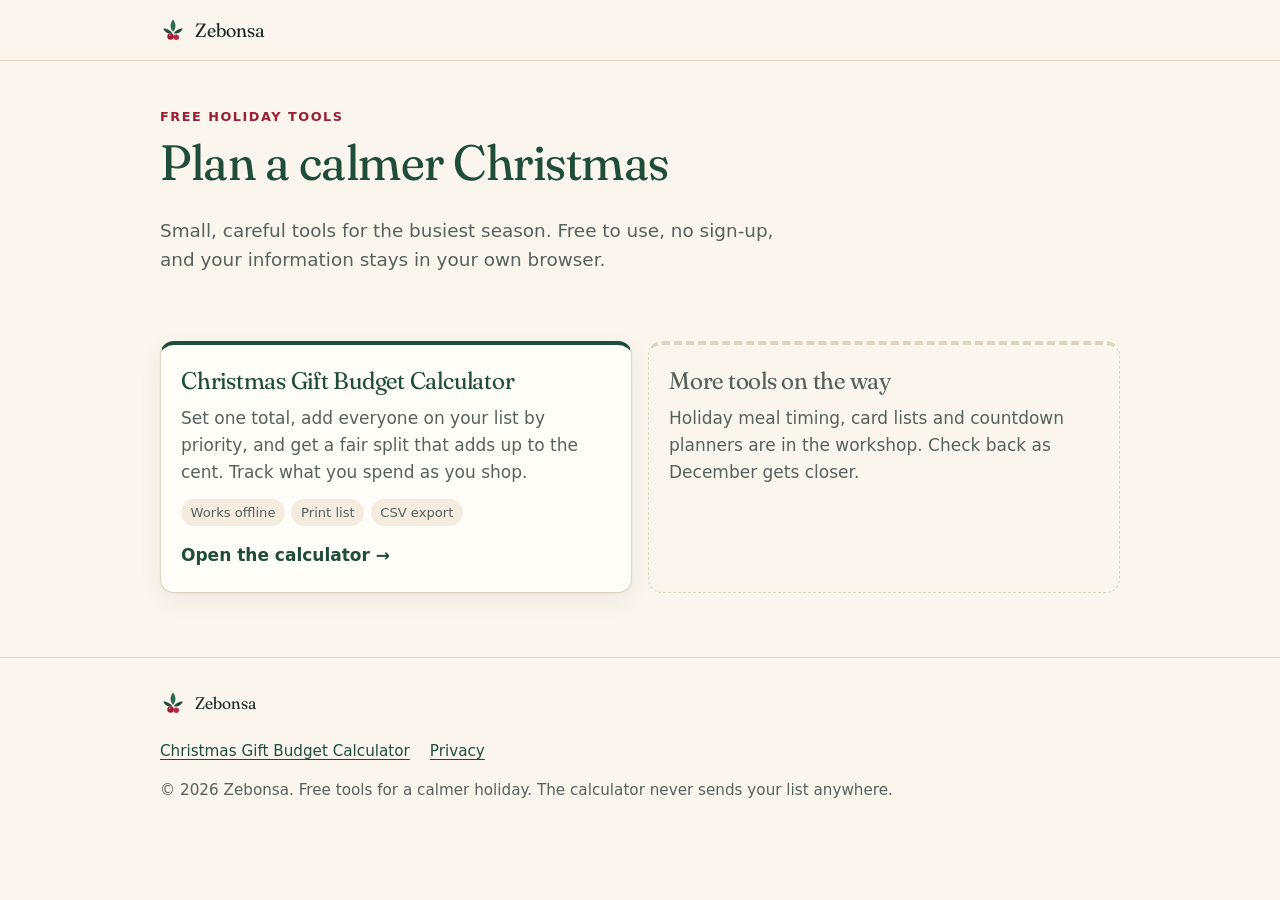
<file: index.html>
<!doctype html>
<html lang="en">
<head>
<meta charset="utf-8">
<meta name="viewport" content="width=device-width, initial-scale=1">
<title>Free Christmas Planning Tools | Zebonsa</title>
<meta name="description" content="Free, private holiday planning tools from Zebonsa. Start with the Christmas Gift Budget Calculator: split one budget fairly, track spending, print or export.">
<link rel="canonical" href="https://zebonsa-cyber.github.io/income-lab-sites/">
<meta name="theme-color" content="#1f4d3a" media="(prefers-color-scheme: light)">
<meta name="theme-color" content="#0f1d18" media="(prefers-color-scheme: dark)">
<link rel="icon" href="data:image/svg+xml,%3Csvg viewBox="0 0 32 32" xmlns="http://www.w3.org/2000/svg"%3E%3Cpath d="M16 3c-4 5-4 11 0 15 4-4 4-10 0-15z" fill="%232f6b50"/%3E%3Cpath d="M4 14c4 0 9 2 11 6-5 1-9-1-11-6z" fill="%231f4d3a"/%3E%3Cpath d="M28 14c-4 0-9 2-11 6 5 1 9-1 11-6z" fill="%231f4d3a"/%3E%3Ccircle cx="13" cy="24" r="4" fill="%239b1d36"/%3E%3Ccircle cx="20" cy="25" r="3.4" fill="%23b8293f"/%3E%3Ccircle cx="12" cy="22.6" r="1" fill="%23fff" opacity=".55"/%3E%3C/svg%3E">
<meta property="og:type" content="website">
<meta property="og:site_name" content="Zebonsa">
<meta property="og:title" content="Free Christmas Planning Tools | Zebonsa">
<meta property="og:description" content="Free, private holiday planning tools. Start with the Christmas Gift Budget Calculator.">
<meta property="og:url" content="https://zebonsa-cyber.github.io/income-lab-sites/">
<meta property="og:image" content="https://zebonsa-cyber.github.io/income-lab-sites/assets/og-gift-budget.png">
<meta name="twitter:card" content="summary_large_image">
<script type="application/ld+json">
{
  "@context": "https://schema.org",
  "@type": "WebSite",
  "name": "Zebonsa",
  "url": "https://zebonsa-cyber.github.io/income-lab-sites/",
  "publisher": { "@type": "Organization", "name": "Zebonsa", "url": "https://zebonsa-cyber.github.io/income-lab-sites/" }
}
</script>
<style>
@font-face {
  font-family: "Fraunces Display";
  src: url("assets/fonts/fraunces-display-latin.woff") format("woff");
  font-weight: 400;
  font-style: normal;
  font-display: swap;
}
:root {
  color-scheme: light dark;
  --bg: #faf6ee;
  --surface: #fffdf8;
  --surface-2: #f3ecdf;
  --ink: #1d2a24;
  --muted: #55625b;
  --line: #ded4c2;
  --evergreen: #1f4d3a;
  --evergreen-ink: #ffffff;
  --cranberry: #9b1d36;
  --cranberry-soft: #f6e3e6;
  --ok: #1f6b45;
  --focus: #b8862b;
  --shadow: 0 1px 2px rgba(29, 42, 36, .06), 0 8px 24px rgba(29, 42, 36, .06);
  --radius: 14px;
  --serif: "Fraunces Display", "Iowan Old Style", "Palatino Linotype", Palatino, Georgia, serif;
  --sans: system-ui, -apple-system, "Segoe UI", Roboto, "Helvetica Neue", Arial, sans-serif;
}
@media (prefers-color-scheme: dark) {
  :root {
    --bg: #0f1d18;
    --surface: #152821;
    --surface-2: #1b3229;
    --ink: #f1ebdf;
    --muted: #b3bdb5;
    --line: #2e473d;
    --evergreen: #7cc4a0;
    --evergreen-ink: #0f1d18;
    --cranberry: #f08a9c;
    --cranberry-soft: #3a1c24;
    --ok: #8fd3ad;
    --focus: #e8c070;
    --shadow: none;
  }
}
*, *::before, *::after { box-sizing: border-box; }
html { -webkit-text-size-adjust: 100%; }
body {
  margin: 0;
  background: var(--bg);
  color: var(--ink);
  font: 400 1.0625rem/1.6 var(--sans);
  overflow-wrap: break-word;
}
img, svg { max-width: 100%; }
a { color: var(--evergreen); text-underline-offset: .18em; }
a:hover { color: var(--cranberry); }
::placeholder { color: var(--muted); opacity: 1; }
:focus-visible { outline: 3px solid var(--focus); outline-offset: 2px; border-radius: 4px; }
h1, h2, h3 { font-family: var(--serif); font-weight: 400; line-height: 1.15; letter-spacing: -.01em; margin: 0 0 .5em; text-wrap: balance; }
h1 { font-size: clamp(2rem, 7vw, 3.1rem); color: var(--evergreen); }
h2 { font-size: clamp(1.5rem, 4.5vw, 2rem); }
h3 { font-size: 1.2rem; }
p { margin: 0 0 1em; }
.wrap { width: 100%; max-width: 62rem; margin: 0 auto; padding: 0 16px; }
.narrow { max-width: 42rem; }
.skip { position: absolute; left: -999px; top: 0; background: var(--evergreen); color: var(--evergreen-ink); padding: .6em 1em; z-index: 10; }
.skip:focus { left: 8px; top: 8px; }
.sr-only { position: absolute !important; width: 1px; height: 1px; padding: 0; margin: -1px; overflow: hidden; clip: rect(0 0 0 0); white-space: nowrap; border: 0; }

.site-head { border-bottom: 1px solid var(--line); }
.site-head .wrap { display: flex; align-items: center; justify-content: space-between; gap: 1rem; min-height: 3.75rem; }
.brand { display: inline-flex; align-items: center; gap: .55rem; font-family: var(--serif); font-size: 1.2rem; color: var(--ink); text-decoration: none; }
.brand svg { width: 26px; height: 26px; flex: none; }
.site-foot { border-top: 1px solid var(--line); margin-top: 4rem; padding: 2rem 0 2.5rem; color: var(--muted); font-size: .95rem; }
.site-foot .brand { font-size: 1.05rem; }
.site-foot p { margin: .6rem 0 0; }
.foot-nav { display: flex; flex-wrap: wrap; gap: .4rem 1.25rem; margin-top: .6rem; }
.foot-nav a { display: inline-block; padding: .35rem 0; }

.btn {
  display: inline-flex; align-items: center; justify-content: center; gap: .45em;
  min-height: 44px; padding: .55em 1.1em; border-radius: 999px;
  border: 1.5px solid var(--evergreen); background: var(--evergreen); color: var(--evergreen-ink);
  font: 600 1rem/1.2 var(--sans); text-align: center; text-decoration: none; cursor: pointer;
}
.btn:hover { filter: brightness(1.08); color: var(--evergreen-ink); }
.btn.ghost { background: transparent; color: var(--evergreen); }
.btn.ghost:hover { background: var(--surface-2); }
.btn.berry { background: var(--cranberry); border-color: var(--cranberry); color: #fff; }
@media (prefers-color-scheme: dark) { .btn.berry { color: #1a0c10; } }
.btn.small { min-height: 38px; padding: .4em .9em; font-size: .95rem; }
.kicker { font: 600 .8rem/1.2 var(--sans); letter-spacing: .12em; text-transform: uppercase; color: var(--cranberry); margin-bottom: .6rem; }
.lede { font-size: 1.15rem; color: var(--muted); max-width: 40rem; }
.card { background: var(--surface); border: 1px solid var(--line); border-radius: var(--radius); box-shadow: var(--shadow); }
.rule { height: 10px; margin: 2.5rem 0; background:
  radial-gradient(circle at 5px 5px, var(--cranberry) 2px, transparent 2.5px) 0 0 / 22px 10px repeat-x; opacity: .55; border: 0; }

.hero { padding-top: 3rem; padding-bottom: 1rem; }
.tools { list-style: none; margin: 2rem 0 0; padding: 0; display: grid; gap: 1rem; }
@media (min-width: 760px) { .tools { grid-template-columns: 1fr 1fr; } }
.tile { display: flex; flex-direction: column; gap: .6rem; height: 100%; padding: 1.4rem 1.25rem; text-decoration: none; color: var(--ink); border-top: 4px solid var(--evergreen); }
a.tile:hover { color: var(--ink); border-top-color: var(--cranberry); }
a.tile:hover h2 { color: var(--cranberry); }
.tile h2 { font-size: 1.5rem; margin: 0; color: var(--evergreen); }
.tile p { margin: 0; color: var(--muted); }
.tile .go { margin-top: auto; padding-top: .4rem; font-weight: 600; color: var(--evergreen); }
.tile.soon { border-top-color: var(--line); box-shadow: none; background: transparent; border-style: dashed; }
.tile.soon h2 { color: var(--muted); }
.feat { list-style: none; padding: 0; margin: .2rem 0 0; display: flex; flex-wrap: wrap; gap: .4rem; }
.feat li { font-size: .82rem; padding: .2rem .6rem; border-radius: 99px; background: var(--surface-2); color: var(--muted); }
</style>
</head>
<body>
<a class="skip" href="#main">Skip to content</a>
<header class="site-head">
  <div class="wrap">
    <a class="brand" href="./" aria-current="page"><svg viewBox="0 0 32 32" aria-hidden="true" focusable="false"><path d="M16 3c-4 5-4 11 0 15 4-4 4-10 0-15z" fill="#2f6b50"/><path d="M4 14c4 0 9 2 11 6-5 1-9-1-11-6z" fill="#1f4d3a"/><path d="M28 14c-4 0-9 2-11 6 5 1 9-1 11-6z" fill="#1f4d3a"/><circle cx="13" cy="24" r="4" fill="#9b1d36"/><circle cx="20" cy="25" r="3.4" fill="#b8293f"/><circle cx="12" cy="22.6" r="1" fill="#fff" opacity=".55"/></svg><span>Zebonsa</span></a>
  </div>
</header>
<main id="main" class="wrap">
  <div class="hero">
    <p class="kicker">Free holiday tools</p>
    <h1>Plan a calmer Christmas</h1>
    <p class="lede">Small, careful tools for the busiest season. Free to use, no sign-up, and your information stays in your own browser.</p>
  </div>
  <ul class="tools">
    <li>
      <a class="card tile" href="christmas-gift-budget/">
        <h2>Christmas Gift Budget Calculator</h2>
        <p>Set one total, add everyone on your list by priority, and get a fair split that adds up to the cent. Track what you spend as you shop.</p>
        <ul class="feat" aria-label="Features"><li>Works offline</li><li>Print list</li><li>CSV export</li></ul>
        <span class="go">Open the calculator <span aria-hidden="true">&rarr;</span></span>
      </a>
    </li>
    <li>
      <div class="card tile soon">
        <h2>More tools on the way</h2>
        <p>Holiday meal timing, card lists and countdown planners are in the workshop. Check back as December gets closer.</p>
      </div>
    </li>
  </ul>
</main>
<footer class="site-foot">
  <div class="wrap">
    <a class="brand" href="./"><svg viewBox="0 0 32 32" aria-hidden="true" focusable="false"><path d="M16 3c-4 5-4 11 0 15 4-4 4-10 0-15z" fill="#2f6b50"/><path d="M4 14c4 0 9 2 11 6-5 1-9-1-11-6z" fill="#1f4d3a"/><path d="M28 14c-4 0-9 2-11 6 5 1 9-1 11-6z" fill="#1f4d3a"/><circle cx="13" cy="24" r="4" fill="#9b1d36"/><circle cx="20" cy="25" r="3.4" fill="#b8293f"/><circle cx="12" cy="22.6" r="1" fill="#fff" opacity=".55"/></svg><span>Zebonsa</span></a>
    <nav aria-label="Footer" class="foot-nav"><a href="christmas-gift-budget/">Christmas Gift Budget Calculator</a><a href="privacy/">Privacy</a></nav>
    <p>&copy; 2026 Zebonsa. Free tools for a calmer holiday. The calculator never sends your list anywhere.</p>
  </div>
</footer>
</body>
</html>
</file>
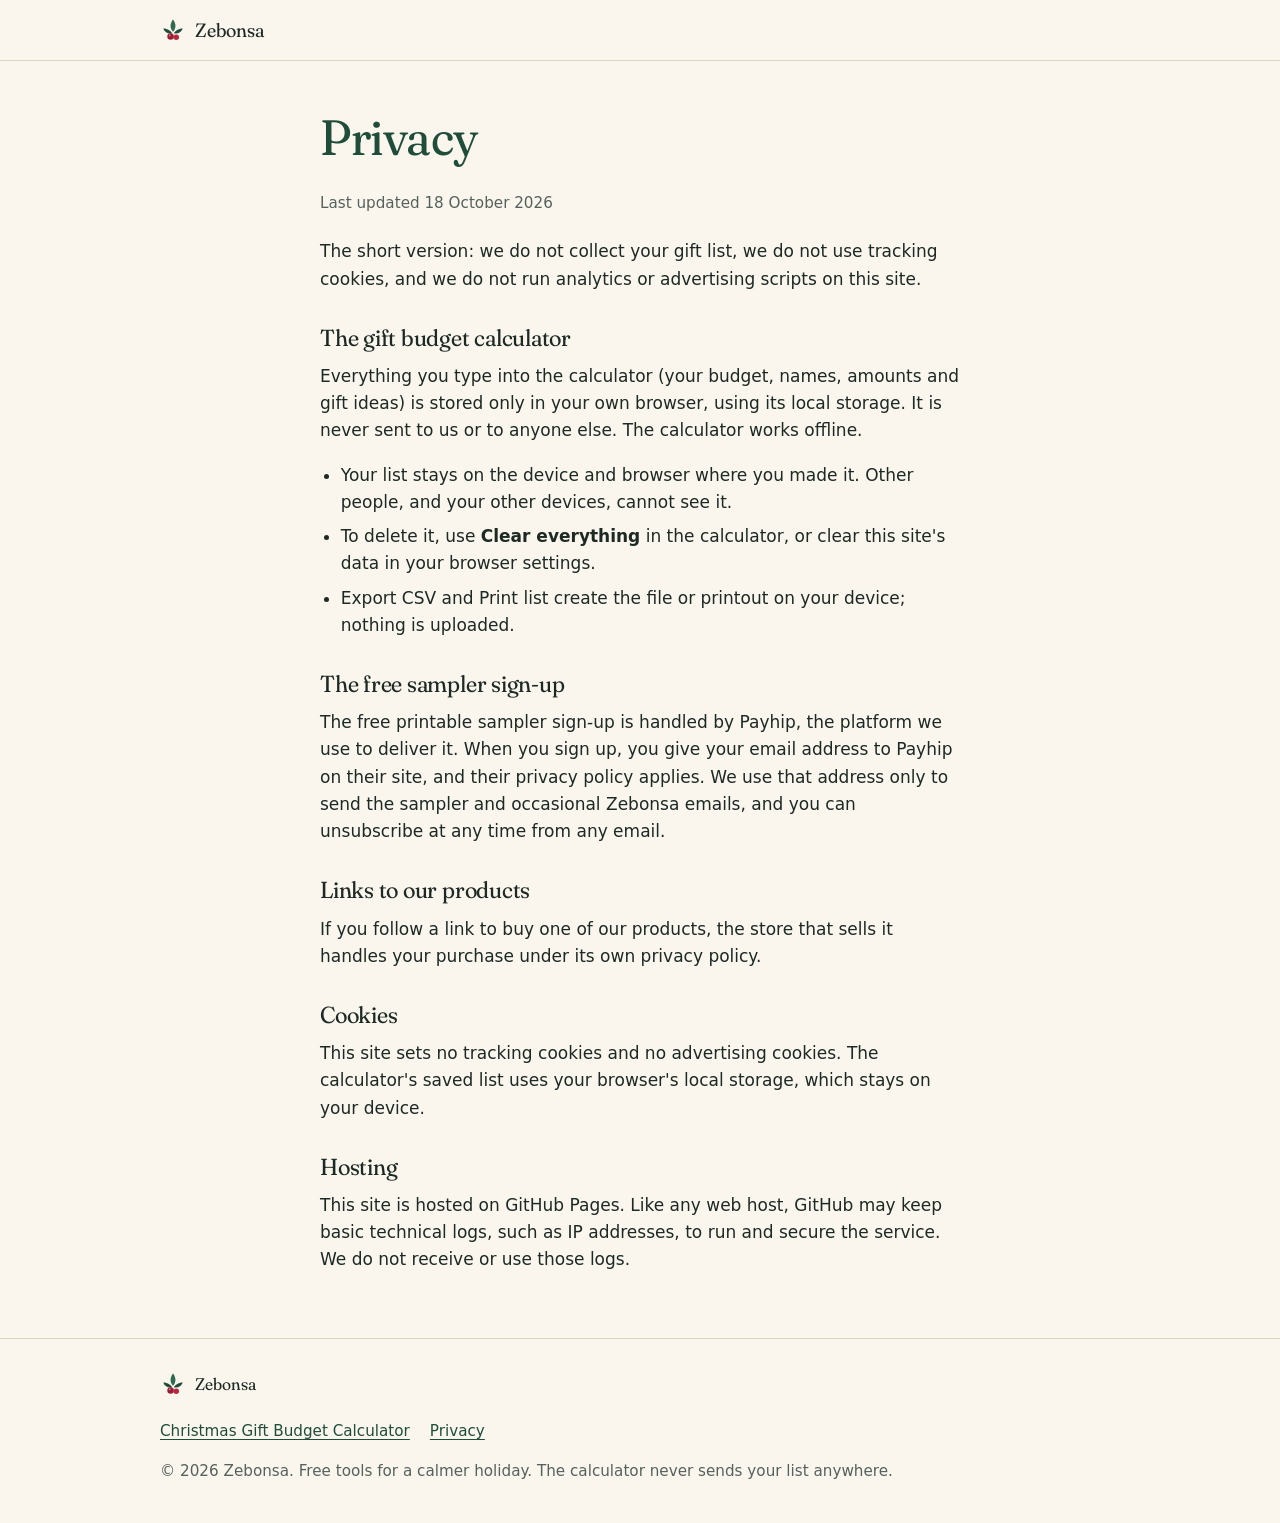
<file: privacy/index.html>
<!doctype html>
<html lang="en">
<head>
<meta charset="utf-8">
<meta name="viewport" content="width=device-width, initial-scale=1">
<title>Privacy | Zebonsa</title>
<meta name="description" content="How Zebonsa handles your information: the gift budget calculator keeps your data in your own browser, the free sampler sign-up is handled by Payhip, and there are no tracking cookies.">
<link rel="canonical" href="https://zebonsa-cyber.github.io/income-lab-sites/privacy/">
<meta name="theme-color" content="#1f4d3a" media="(prefers-color-scheme: light)">
<meta name="theme-color" content="#0f1d18" media="(prefers-color-scheme: dark)">
<link rel="icon" href="data:image/svg+xml,%3Csvg viewBox="0 0 32 32" xmlns="http://www.w3.org/2000/svg"%3E%3Cpath d="M16 3c-4 5-4 11 0 15 4-4 4-10 0-15z" fill="%232f6b50"/%3E%3Cpath d="M4 14c4 0 9 2 11 6-5 1-9-1-11-6z" fill="%231f4d3a"/%3E%3Cpath d="M28 14c-4 0-9 2-11 6 5 1 9-1 11-6z" fill="%231f4d3a"/%3E%3Ccircle cx="13" cy="24" r="4" fill="%239b1d36"/%3E%3Ccircle cx="20" cy="25" r="3.4" fill="%23b8293f"/%3E%3Ccircle cx="12" cy="22.6" r="1" fill="%23fff" opacity=".55"/%3E%3C/svg%3E">
<meta property="og:type" content="website">
<meta property="og:site_name" content="Zebonsa">
<meta property="og:title" content="Privacy | Zebonsa">
<meta property="og:description" content="Your gift list stays in your browser. No tracking cookies.">
<meta property="og:url" content="https://zebonsa-cyber.github.io/income-lab-sites/privacy/">
<style>
@font-face {
  font-family: "Fraunces Display";
  src: url("../assets/fonts/fraunces-display-latin.woff") format("woff");
  font-weight: 400;
  font-style: normal;
  font-display: swap;
}
:root {
  color-scheme: light dark;
  --bg: #faf6ee;
  --surface: #fffdf8;
  --surface-2: #f3ecdf;
  --ink: #1d2a24;
  --muted: #55625b;
  --line: #ded4c2;
  --evergreen: #1f4d3a;
  --evergreen-ink: #ffffff;
  --cranberry: #9b1d36;
  --cranberry-soft: #f6e3e6;
  --ok: #1f6b45;
  --focus: #b8862b;
  --shadow: 0 1px 2px rgba(29, 42, 36, .06), 0 8px 24px rgba(29, 42, 36, .06);
  --radius: 14px;
  --serif: "Fraunces Display", "Iowan Old Style", "Palatino Linotype", Palatino, Georgia, serif;
  --sans: system-ui, -apple-system, "Segoe UI", Roboto, "Helvetica Neue", Arial, sans-serif;
}
@media (prefers-color-scheme: dark) {
  :root {
    --bg: #0f1d18;
    --surface: #152821;
    --surface-2: #1b3229;
    --ink: #f1ebdf;
    --muted: #b3bdb5;
    --line: #2e473d;
    --evergreen: #7cc4a0;
    --evergreen-ink: #0f1d18;
    --cranberry: #f08a9c;
    --cranberry-soft: #3a1c24;
    --ok: #8fd3ad;
    --focus: #e8c070;
    --shadow: none;
  }
}
*, *::before, *::after { box-sizing: border-box; }
html { -webkit-text-size-adjust: 100%; }
body {
  margin: 0;
  background: var(--bg);
  color: var(--ink);
  font: 400 1.0625rem/1.6 var(--sans);
  overflow-wrap: break-word;
}
img, svg { max-width: 100%; }
a { color: var(--evergreen); text-underline-offset: .18em; }
a:hover { color: var(--cranberry); }
::placeholder { color: var(--muted); opacity: 1; }
:focus-visible { outline: 3px solid var(--focus); outline-offset: 2px; border-radius: 4px; }
h1, h2, h3 { font-family: var(--serif); font-weight: 400; line-height: 1.15; letter-spacing: -.01em; margin: 0 0 .5em; text-wrap: balance; }
h1 { font-size: clamp(2rem, 7vw, 3.1rem); color: var(--evergreen); }
h2 { font-size: clamp(1.5rem, 4.5vw, 2rem); }
h3 { font-size: 1.2rem; }
p { margin: 0 0 1em; }
.wrap { width: 100%; max-width: 62rem; margin: 0 auto; padding: 0 16px; }
.narrow { max-width: 42rem; }
.skip { position: absolute; left: -999px; top: 0; background: var(--evergreen); color: var(--evergreen-ink); padding: .6em 1em; z-index: 10; }
.skip:focus { left: 8px; top: 8px; }
.sr-only { position: absolute !important; width: 1px; height: 1px; padding: 0; margin: -1px; overflow: hidden; clip: rect(0 0 0 0); white-space: nowrap; border: 0; }

.site-head { border-bottom: 1px solid var(--line); }
.site-head .wrap { display: flex; align-items: center; justify-content: space-between; gap: 1rem; min-height: 3.75rem; }
.brand { display: inline-flex; align-items: center; gap: .55rem; font-family: var(--serif); font-size: 1.2rem; color: var(--ink); text-decoration: none; }
.brand svg { width: 26px; height: 26px; flex: none; }
.site-foot { border-top: 1px solid var(--line); margin-top: 4rem; padding: 2rem 0 2.5rem; color: var(--muted); font-size: .95rem; }
.site-foot .brand { font-size: 1.05rem; }
.site-foot p { margin: .6rem 0 0; }
.foot-nav { display: flex; flex-wrap: wrap; gap: .4rem 1.25rem; margin-top: .6rem; }
.foot-nav a { display: inline-block; padding: .35rem 0; }

.btn {
  display: inline-flex; align-items: center; justify-content: center; gap: .45em;
  min-height: 44px; padding: .55em 1.1em; border-radius: 999px;
  border: 1.5px solid var(--evergreen); background: var(--evergreen); color: var(--evergreen-ink);
  font: 600 1rem/1.2 var(--sans); text-align: center; text-decoration: none; cursor: pointer;
}
.btn:hover { filter: brightness(1.08); color: var(--evergreen-ink); }
.btn.ghost { background: transparent; color: var(--evergreen); }
.btn.ghost:hover { background: var(--surface-2); }
.btn.berry { background: var(--cranberry); border-color: var(--cranberry); color: #fff; }
@media (prefers-color-scheme: dark) { .btn.berry { color: #1a0c10; } }
.btn.small { min-height: 38px; padding: .4em .9em; font-size: .95rem; }
.kicker { font: 600 .8rem/1.2 var(--sans); letter-spacing: .12em; text-transform: uppercase; color: var(--cranberry); margin-bottom: .6rem; }
.lede { font-size: 1.15rem; color: var(--muted); max-width: 40rem; }
.card { background: var(--surface); border: 1px solid var(--line); border-radius: var(--radius); box-shadow: var(--shadow); }
.rule { height: 10px; margin: 2.5rem 0; background:
  radial-gradient(circle at 5px 5px, var(--cranberry) 2px, transparent 2.5px) 0 0 / 22px 10px repeat-x; opacity: .55; border: 0; }

.hero { padding-top: 3rem; padding-bottom: .5rem; }
.content h2 { margin-top: 2rem; font-size: 1.45rem; }
.content ul { padding-left: 1.3rem; }
.content li { margin-bottom: .45rem; }
.updated { color: var(--muted); font-size: .95rem; }
</style>
</head>
<body>
<a class="skip" href="#main">Skip to content</a>
<header class="site-head">
  <div class="wrap">
    <a class="brand" href="../"><svg viewBox="0 0 32 32" aria-hidden="true" focusable="false"><path d="M16 3c-4 5-4 11 0 15 4-4 4-10 0-15z" fill="#2f6b50"/><path d="M4 14c4 0 9 2 11 6-5 1-9-1-11-6z" fill="#1f4d3a"/><path d="M28 14c-4 0-9 2-11 6 5 1 9-1 11-6z" fill="#1f4d3a"/><circle cx="13" cy="24" r="4" fill="#9b1d36"/><circle cx="20" cy="25" r="3.4" fill="#b8293f"/><circle cx="12" cy="22.6" r="1" fill="#fff" opacity=".55"/></svg><span>Zebonsa</span></a>
  </div>
</header>
<main id="main" class="wrap narrow content">
  <div class="hero">
    <h1>Privacy</h1>
    <p class="updated">Last updated 18 October 2026</p>
  </div>
  <p>The short version: we do not collect your gift list, we do not use tracking cookies, and we do not run analytics or advertising scripts on this site.</p>

  <h2>The gift budget calculator</h2>
  <p>Everything you type into the calculator (your budget, names, amounts and gift ideas) is stored only in your own browser, using its local storage. It is never sent to us or to anyone else. The calculator works offline.</p>
  <ul>
    <li>Your list stays on the device and browser where you made it. Other people, and your other devices, cannot see it.</li>
    <li>To delete it, use <strong>Clear everything</strong> in the calculator, or clear this site's data in your browser settings.</li>
    <li>Export CSV and Print list create the file or printout on your device; nothing is uploaded.</li>
  </ul>

  <h2>The free sampler sign-up</h2>
  <p>The free printable sampler sign-up is handled by Payhip, the platform we use to deliver it. When you sign up, you give your email address to Payhip on their site, and their privacy policy applies. We use that address only to send the sampler and occasional Zebonsa emails, and you can unsubscribe at any time from any email.</p>

  <h2>Links to our products</h2>
  <p>If you follow a link to buy one of our products, the store that sells it handles your purchase under its own privacy policy.</p>

  <h2>Cookies</h2>
  <p>This site sets no tracking cookies and no advertising cookies. The calculator's saved list uses your browser's local storage, which stays on your device.</p>

  <h2>Hosting</h2>
  <p>This site is hosted on GitHub Pages. Like any web host, GitHub may keep basic technical logs, such as IP addresses, to run and secure the service. We do not receive or use those logs.</p>
</main>
<footer class="site-foot">
  <div class="wrap">
    <a class="brand" href="../"><svg viewBox="0 0 32 32" aria-hidden="true" focusable="false"><path d="M16 3c-4 5-4 11 0 15 4-4 4-10 0-15z" fill="#2f6b50"/><path d="M4 14c4 0 9 2 11 6-5 1-9-1-11-6z" fill="#1f4d3a"/><path d="M28 14c-4 0-9 2-11 6 5 1 9-1 11-6z" fill="#1f4d3a"/><circle cx="13" cy="24" r="4" fill="#9b1d36"/><circle cx="20" cy="25" r="3.4" fill="#b8293f"/><circle cx="12" cy="22.6" r="1" fill="#fff" opacity=".55"/></svg><span>Zebonsa</span></a>
    <nav aria-label="Footer" class="foot-nav"><a href="../christmas-gift-budget/">Christmas Gift Budget Calculator</a><a href="../privacy/">Privacy</a></nav>
    <p>&copy; 2026 Zebonsa. Free tools for a calmer holiday. The calculator never sends your list anywhere.</p>
  </div>
</footer>
</body>
</html>
</file>
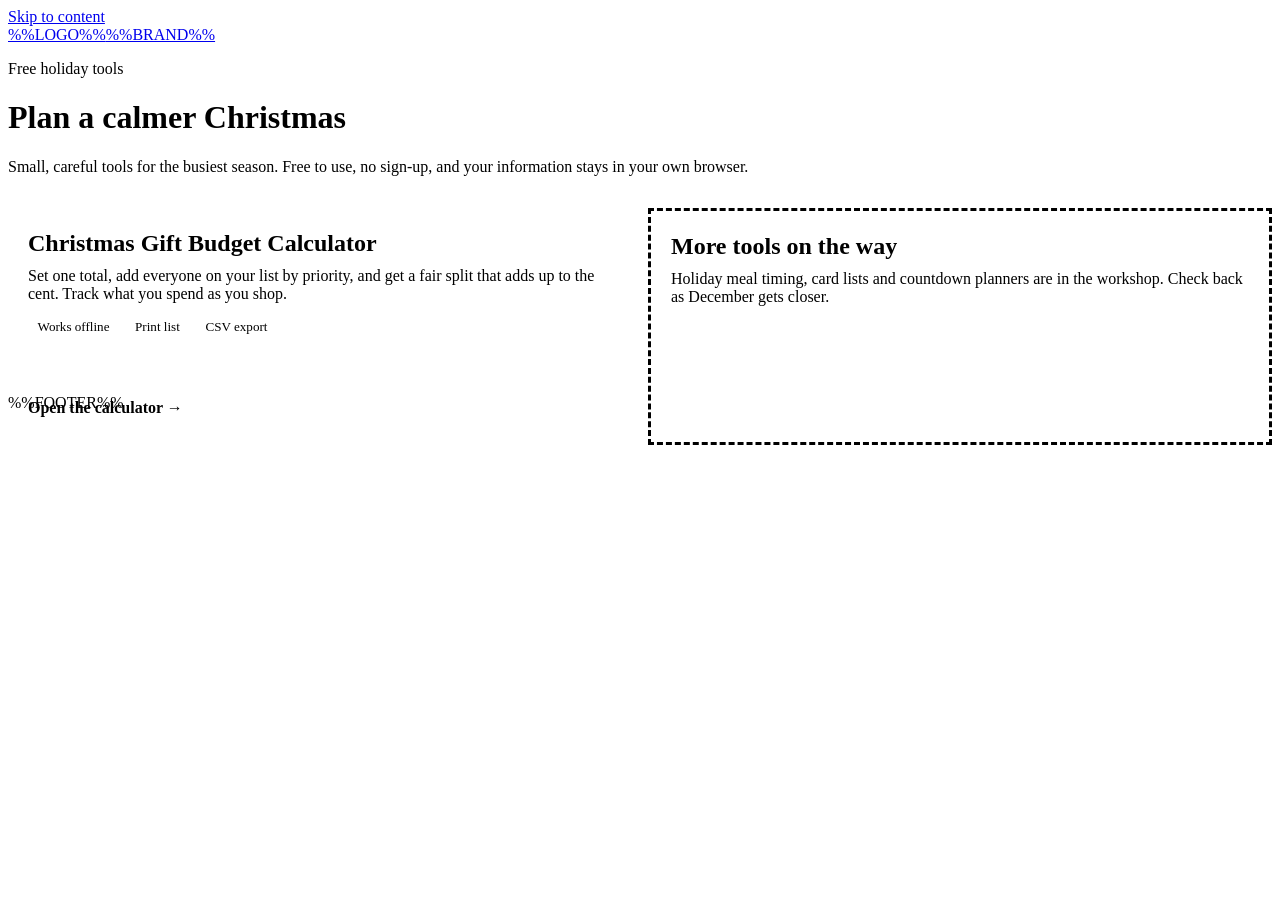
<file: src/home.html>
<!doctype html>
<html lang="en">
<head>
<meta charset="utf-8">
<meta name="viewport" content="width=device-width, initial-scale=1">
<title>Free Christmas Planning Tools | %%BRAND%%</title>
<meta name="description" content="Free, private holiday planning tools from %%BRAND%%. Start with the Christmas Gift Budget Calculator: split one budget fairly, track spending, print or export.">
<link rel="canonical" href="%%SITE%%">
<meta name="theme-color" content="#1f4d3a" media="(prefers-color-scheme: light)">
<meta name="theme-color" content="#0f1d18" media="(prefers-color-scheme: dark)">
<link rel="icon" href="%%FAVICON%%">
<meta property="og:type" content="website">
<meta property="og:site_name" content="%%BRAND%%">
<meta property="og:title" content="Free Christmas Planning Tools | %%BRAND%%">
<meta property="og:description" content="Free, private holiday planning tools. Start with the Christmas Gift Budget Calculator.">
<meta property="og:url" content="%%SITE%%">
<meta property="og:image" content="%%SITE%%assets/og-gift-budget.png">
<meta name="twitter:card" content="summary_large_image">
<script type="application/ld+json">
{
  "@context": "https://schema.org",
  "@type": "WebSite",
  "name": "%%BRAND%%",
  "url": "%%SITE%%",
  "publisher": { "@type": "Organization", "name": "%%BRAND%%", "url": "%%SITE%%" }
}
</script>
<style>
%%BASE_CSS%%
.hero { padding-top: 3rem; padding-bottom: 1rem; }
.tools { list-style: none; margin: 2rem 0 0; padding: 0; display: grid; gap: 1rem; }
@media (min-width: 760px) { .tools { grid-template-columns: 1fr 1fr; } }
.tile { display: flex; flex-direction: column; gap: .6rem; height: 100%; padding: 1.4rem 1.25rem; text-decoration: none; color: var(--ink); border-top: 4px solid var(--evergreen); }
a.tile:hover { color: var(--ink); border-top-color: var(--cranberry); }
a.tile:hover h2 { color: var(--cranberry); }
.tile h2 { font-size: 1.5rem; margin: 0; color: var(--evergreen); }
.tile p { margin: 0; color: var(--muted); }
.tile .go { margin-top: auto; padding-top: .4rem; font-weight: 600; color: var(--evergreen); }
.tile.soon { border-top-color: var(--line); box-shadow: none; background: transparent; border-style: dashed; }
.tile.soon h2 { color: var(--muted); }
.feat { list-style: none; padding: 0; margin: .2rem 0 0; display: flex; flex-wrap: wrap; gap: .4rem; }
.feat li { font-size: .82rem; padding: .2rem .6rem; border-radius: 99px; background: var(--surface-2); color: var(--muted); }
</style>
</head>
<body>
<a class="skip" href="#main">Skip to content</a>
<header class="site-head">
  <div class="wrap">
    <a class="brand" href="./" aria-current="page">%%LOGO%%<span>%%BRAND%%</span></a>
  </div>
</header>
<main id="main" class="wrap">
  <div class="hero">
    <p class="kicker">Free holiday tools</p>
    <h1>Plan a calmer Christmas</h1>
    <p class="lede">Small, careful tools for the busiest season. Free to use, no sign-up, and your information stays in your own browser.</p>
  </div>
  <ul class="tools">
    <li>
      <a class="card tile" href="christmas-gift-budget/">
        <h2>Christmas Gift Budget Calculator</h2>
        <p>Set one total, add everyone on your list by priority, and get a fair split that adds up to the cent. Track what you spend as you shop.</p>
        <ul class="feat" aria-label="Features"><li>Works offline</li><li>Print list</li><li>CSV export</li></ul>
        <span class="go">Open the calculator <span aria-hidden="true">&rarr;</span></span>
      </a>
    </li>
    <li>
      <div class="card tile soon">
        <h2>More tools on the way</h2>
        <p>Holiday meal timing, card lists and countdown planners are in the workshop. Check back as December gets closer.</p>
      </div>
    </li>
  </ul>
</main>
%%FOOTER%%
</body>
</html>
</file>
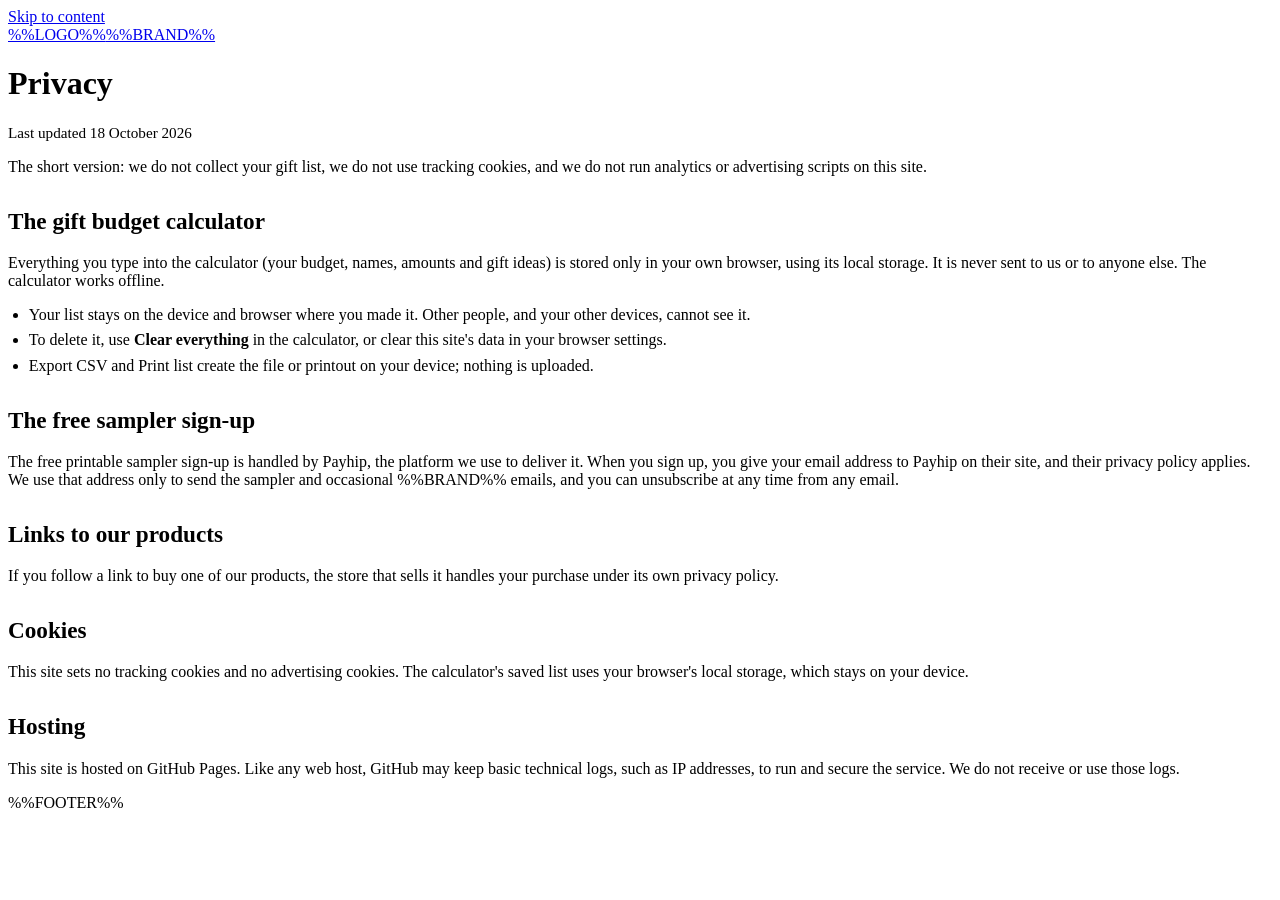
<file: src/privacy.html>
<!doctype html>
<html lang="en">
<head>
<meta charset="utf-8">
<meta name="viewport" content="width=device-width, initial-scale=1">
<title>Privacy | %%BRAND%%</title>
<meta name="description" content="How %%BRAND%% handles your information: the gift budget calculator keeps your data in your own browser, the free sampler sign-up is handled by Payhip, and there are no tracking cookies.">
<link rel="canonical" href="%%SITE%%privacy/">
<meta name="theme-color" content="#1f4d3a" media="(prefers-color-scheme: light)">
<meta name="theme-color" content="#0f1d18" media="(prefers-color-scheme: dark)">
<link rel="icon" href="%%FAVICON%%">
<meta property="og:type" content="website">
<meta property="og:site_name" content="%%BRAND%%">
<meta property="og:title" content="Privacy | %%BRAND%%">
<meta property="og:description" content="Your gift list stays in your browser. No tracking cookies.">
<meta property="og:url" content="%%SITE%%privacy/">
<style>
%%BASE_CSS%%
.hero { padding-top: 3rem; padding-bottom: .5rem; }
.content h2 { margin-top: 2rem; font-size: 1.45rem; }
.content ul { padding-left: 1.3rem; }
.content li { margin-bottom: .45rem; }
.updated { color: var(--muted); font-size: .95rem; }
</style>
</head>
<body>
<a class="skip" href="#main">Skip to content</a>
<header class="site-head">
  <div class="wrap">
    <a class="brand" href="../">%%LOGO%%<span>%%BRAND%%</span></a>
  </div>
</header>
<main id="main" class="wrap narrow content">
  <div class="hero">
    <h1>Privacy</h1>
    <p class="updated">Last updated 18 October 2026</p>
  </div>
  <p>The short version: we do not collect your gift list, we do not use tracking cookies, and we do not run analytics or advertising scripts on this site.</p>

  <h2>The gift budget calculator</h2>
  <p>Everything you type into the calculator (your budget, names, amounts and gift ideas) is stored only in your own browser, using its local storage. It is never sent to us or to anyone else. The calculator works offline.</p>
  <ul>
    <li>Your list stays on the device and browser where you made it. Other people, and your other devices, cannot see it.</li>
    <li>To delete it, use <strong>Clear everything</strong> in the calculator, or clear this site's data in your browser settings.</li>
    <li>Export CSV and Print list create the file or printout on your device; nothing is uploaded.</li>
  </ul>

  <h2>The free sampler sign-up</h2>
  <p>The free printable sampler sign-up is handled by Payhip, the platform we use to deliver it. When you sign up, you give your email address to Payhip on their site, and their privacy policy applies. We use that address only to send the sampler and occasional %%BRAND%% emails, and you can unsubscribe at any time from any email.</p>

  <h2>Links to our products</h2>
  <p>If you follow a link to buy one of our products, the store that sells it handles your purchase under its own privacy policy.</p>

  <h2>Cookies</h2>
  <p>This site sets no tracking cookies and no advertising cookies. The calculator's saved list uses your browser's local storage, which stays on your device.</p>

  <h2>Hosting</h2>
  <p>This site is hosted on GitHub Pages. Like any web host, GitHub may keep basic technical logs, such as IP addresses, to run and secure the service. We do not receive or use those logs.</p>
</main>
%%FOOTER%%
</body>
</html>
</file>
